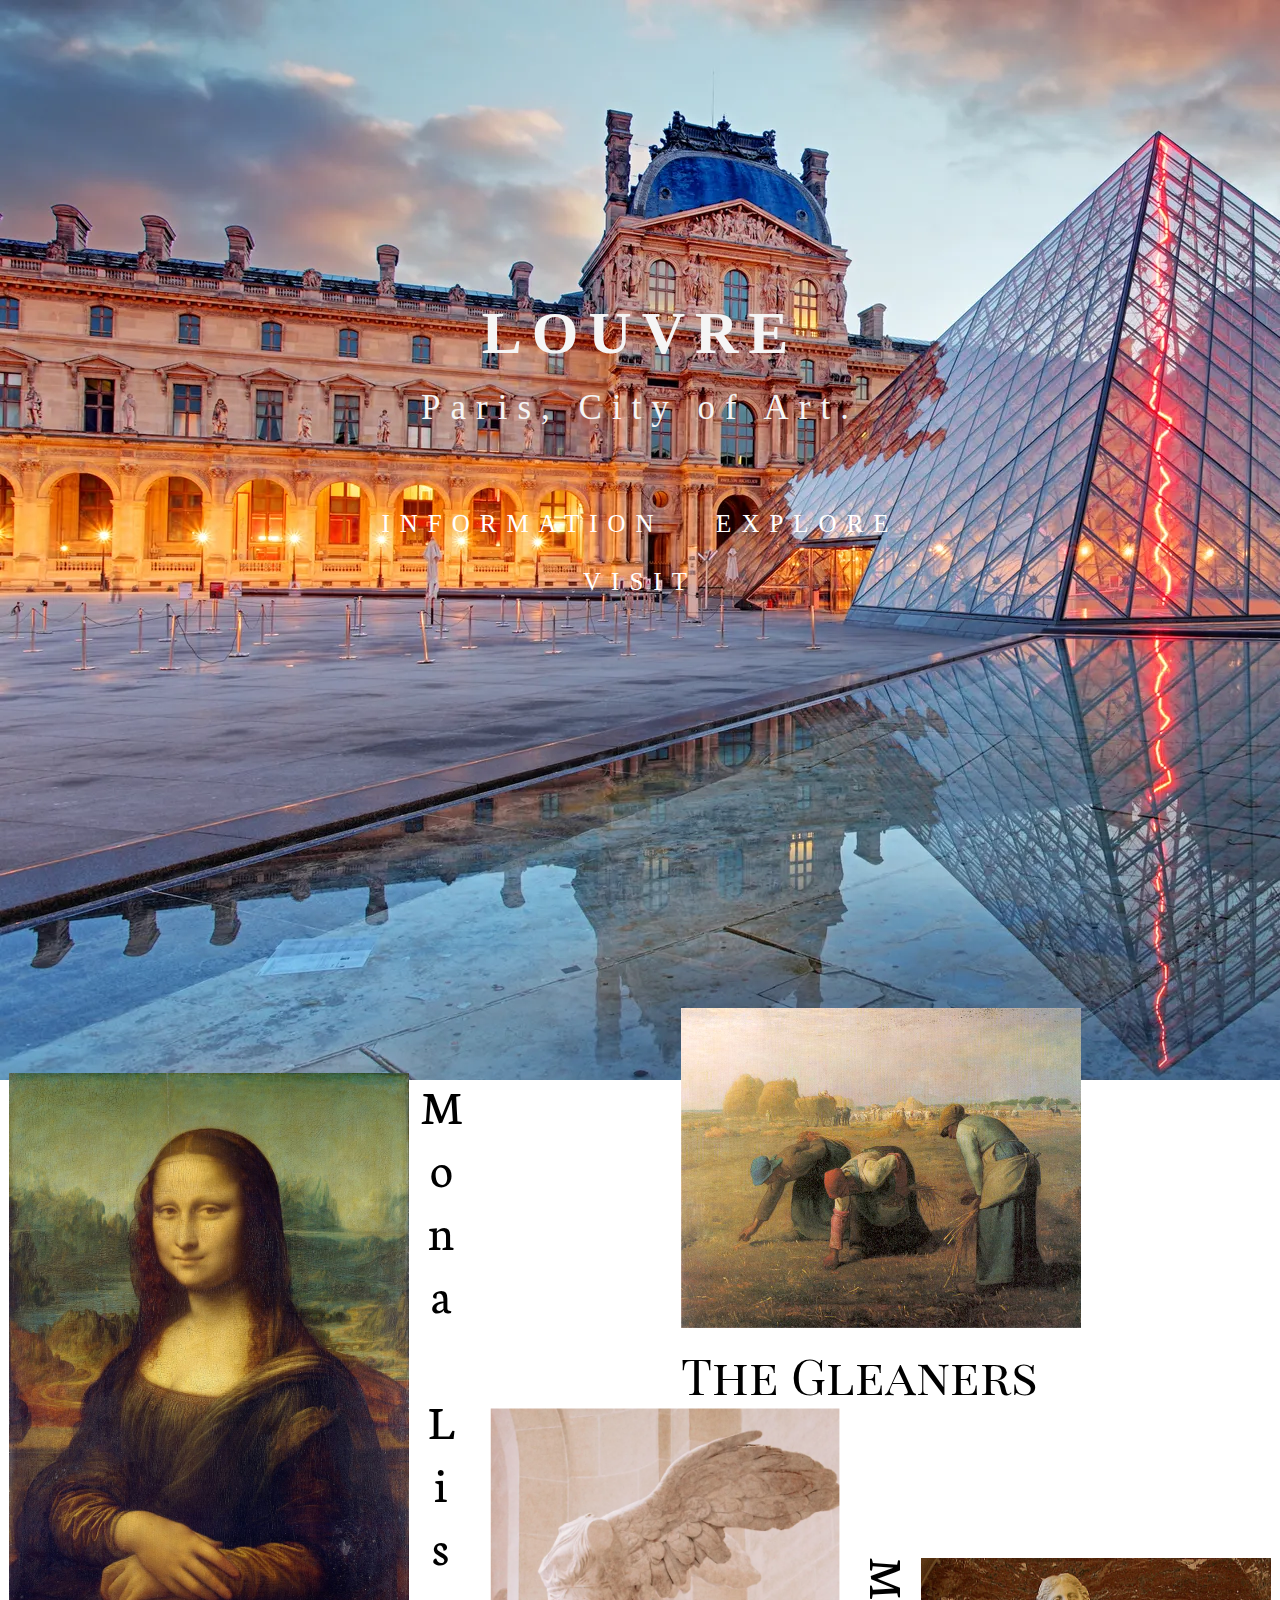
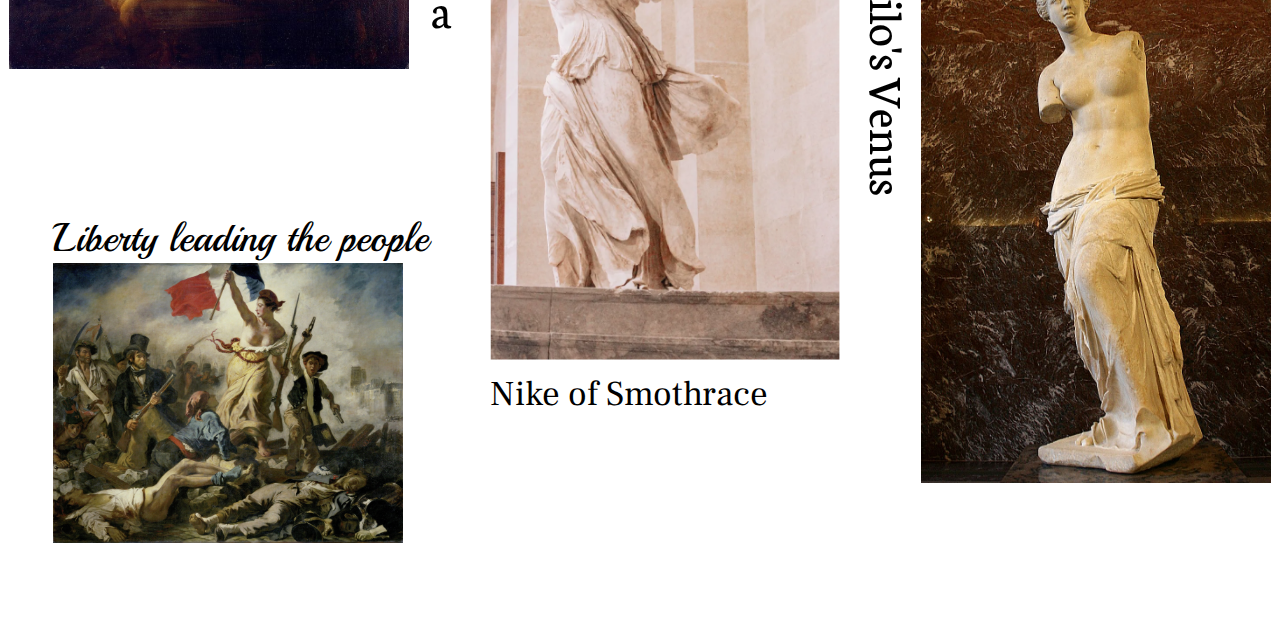
<file: index.html>
<!DOCTYPE html>
<html lang="ko">
    <head>
        <meta charset="UTF-8">
        <title>루브르 박물관 홈페이지</title>
        <meta name="viewport" content="width=device-width, initial-scale=1.0">
        <link href="css/style.css" rel="stylesheet">
        <link rel="preconnect" href="https://fonts.googleapis.com">
        <link rel="preconnect" href="https://fonts.googleapis.com">
        <link rel="preconnect" href="https://fonts.gstatic.com" crossorigin>
        <link href="https://fonts.googleapis.com/css2?family=Dancing+Script:wght@400..700&family=Frank+Ruhl+Libre:wght@300..900&family=Neuton:ital,wght@0,200;0,300;0,400;0,700;0,800;1,400&family=Playball&family=Playfair+Display+SC:ital,wght@0,400;0,700;0,900;1,400;1,700;1,900&display=swap" rel="stylesheet">
        <link rel="preconnect" href="https://fonts.googleapis.com">
        <link rel="preconnect" href="https://fonts.gstatic.com" crossorigin>
        <link href="https://fonts.googleapis.com/css2?family=Kalnia:wght@100..700&display=swap" rel="stylesheet">
        <link rel="icon" href="/images/favicon-16x16.png">
        <script type="text/javascript">
            var imgArray=new Array();
            imgArray[0]="./images/Louvre.png";
            imgArray[1]="./images/background2.jpg";

            function showImage(){
                var imgNum=Math.round(Math.random()*1);
                var objImg=document.getElementById("introimg");
                objImg.src=imgArray[imgNum];
                setTimeout(showImage,10000);
            }
        </script>

    </head>
    <body onload="showImage()">
        <div class="container">
            <img id="introimg" >
            <div class="header">
                <h1><a href="index.html"><img class="logo" src="./images/Group.svg" alt="루브르 박물관 홈페이지"></a></h1>   
            </div>
            <div class="hero">
                <h2>LOUVRE</h2>
                <p>Paris, City of Art.</p>
                <br>
                <div class="nav">
                    <ul>
                        <li><a href="루브르박물관-인포.html">INFORMATION</a></li>
                        <li><a href="루브르박물관-탐방.html">EXPLORE</a></li>
                        <li><a href="루브르박물관-방문.html">VISIT</a></li>
                    </ul>
                </div>   
             </div>
        </div>
        <br><br><br><br><br><br>
        <main>
            <section>
                <div class="exhibition">
                        <div class="mona">
                            <a href="루브르박물관-모나리자.html"  ><img src="images\monalisa.jpg" style="width:400px"></a>
                            <br>
                            <p><a href="루브르박물관-모나리자.html"  >Mona Lisa</a></p>
                            </div>
                        <div class="gleaners">
                            <a href="루브르박물관-이삭줍는.html"><img src="images\gleaners.jpg" style=" width:400px"></a>
                                <br>
                                <p><a href="루브르박물관-이삭줍는.html">The Gleaners</a></p>
                            </div>
                        <div class="venus">
                            <a href="루브르박물관-비너스.html"><img src="images\venus.jpg" style=" width:350px"></a>
                            <br>
                            <p><a href="루브르박물관-비너스.html">Milo's Venus</a></p>
                        </div>
                        <div class="nike">
                            <a href="루브르박물관-니케상.html"><img src="images\nike.png" style="width:350px"></a>
                            <p><a href="루브르박물관-니케상.html">Nike of Smothrace</a></p>
                            <br>
                        </div>
                        <div class="yosin">
                            <p><a href="루브르박물관-여신.html">Liberty leading the people</a></p>
                            <a href="루브르박물관-여신.html"><img src="images\yosin.jpg" style="width:350px"></a>
                        </div>
                </div>
            </section>
        </main>
    </body>
</html>
</file>
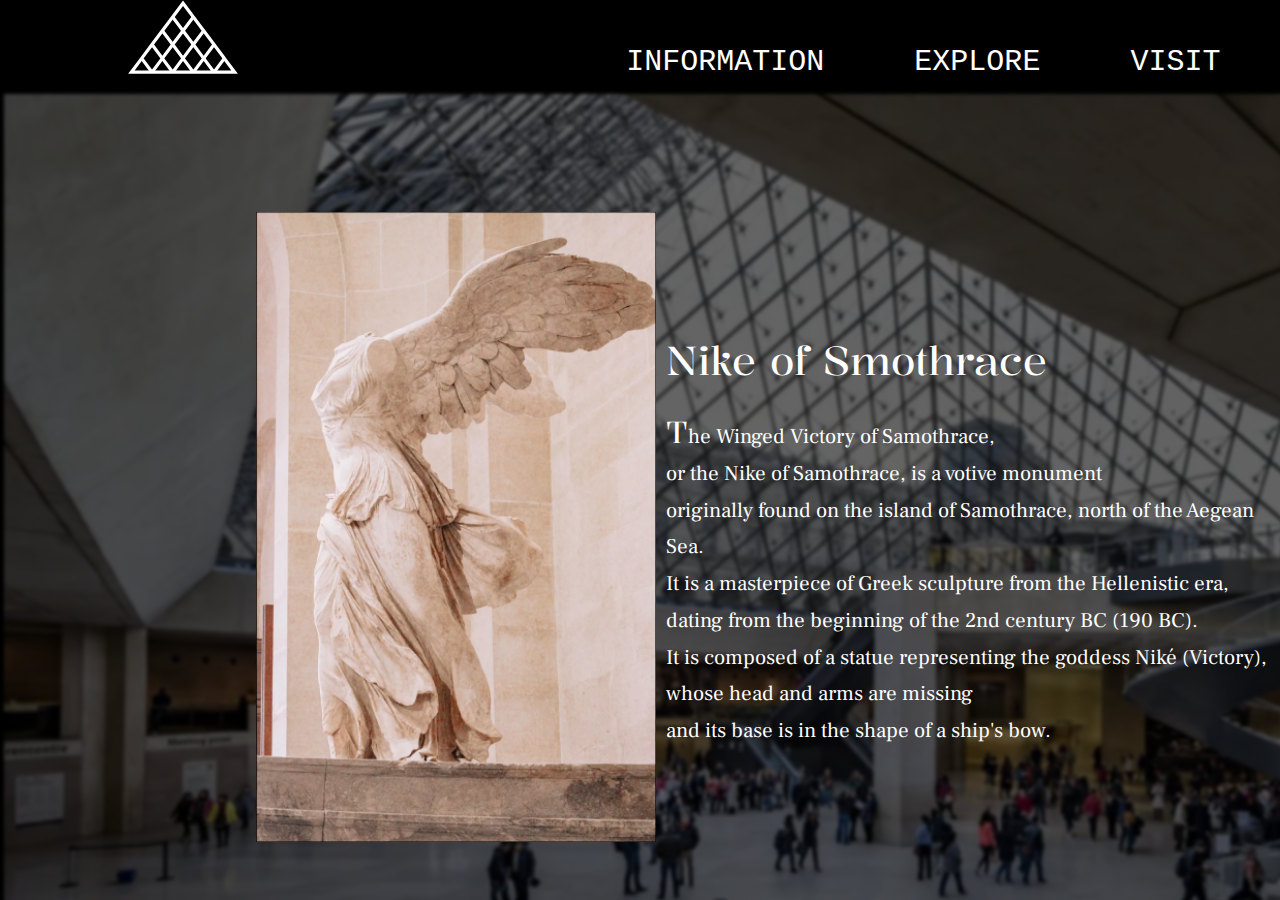
<file: 루브르박물관-니케상.html>
<!DOCTYPE html>
<html lang="ko">
    <head>
        <link href="css/workstyle.css" rel="stylesheet">
        <link rel="preconnect" href="https://fonts.googleapis.com">
        <link rel="preconnect" href="https://fonts.googleapis.com">
        <link rel="preconnect" href="https://fonts.googleapis.com">
        <link rel="preconnect" href="https://fonts.gstatic.com" crossorigin>
        <link href="https://fonts.googleapis.com/css2?family=Dancing+Script:wght@400..700&family=Frank+Ruhl+Libre:wght@300..900&family=Neuton:ital,wght@0,200;0,300;0,400;0,700;0,800;1,400&family=Playball&family=Playfair+Display+SC:ital,wght@0,400;0,700;0,900;1,400;1,700;1,900&display=swap" rel="stylesheet">
        <link rel="preconnect" href="https://fonts.googleapis.com">
        <link rel="preconnect" href="https://fonts.gstatic.com" crossorigin>
        <link href="https://fonts.googleapis.com/css2?family=Kalnia:wght@100..700&display=swap" rel="stylesheet">
        <link rel="icon" href="/images/favicon-16x16.png">
    </head>
    <body>
        <div class="header">
        <a href="index.html"><img class="logo" src="./images/Group.svg" alt="루브르 박물관 홈페이지" style="width: 110px;"></a>
        <div class="nav">
            <ul>
                <li><a href="루브르박물관-인포.html">INFORMATION</a></li>
                <li><a href="루브르박물관-탐방.html">EXPLORE</a></li>
                <li><a href="루브르박물관-방문.html">VISIT</a></li>
            </ul>
        </div>  
    </div>
    <div class="container">
        <div class="overlay">
            <img src="images/nike.png" style="width:400px"  class="overlay">

        </div>
        <div>
        <p class="title">Nike of Smothrace</p>
        <p class="paragraph">The Winged Victory of Samothrace,<br> or the Nike of Samothrace, is a votive monument<br> originally found on the island of Samothrace, north of the Aegean Sea.<br> It is a masterpiece of Greek sculpture from the Hellenistic era,<br> dating from the beginning of the 2nd century BC (190 BC).<br> It is composed of a statue representing the goddess Niké (Victory),<br> whose head and arms are missing <br>and its base is in the shape of a ship's bow.
        </p>
        </div>
    </div>
    
    </body>
</html>
</file>
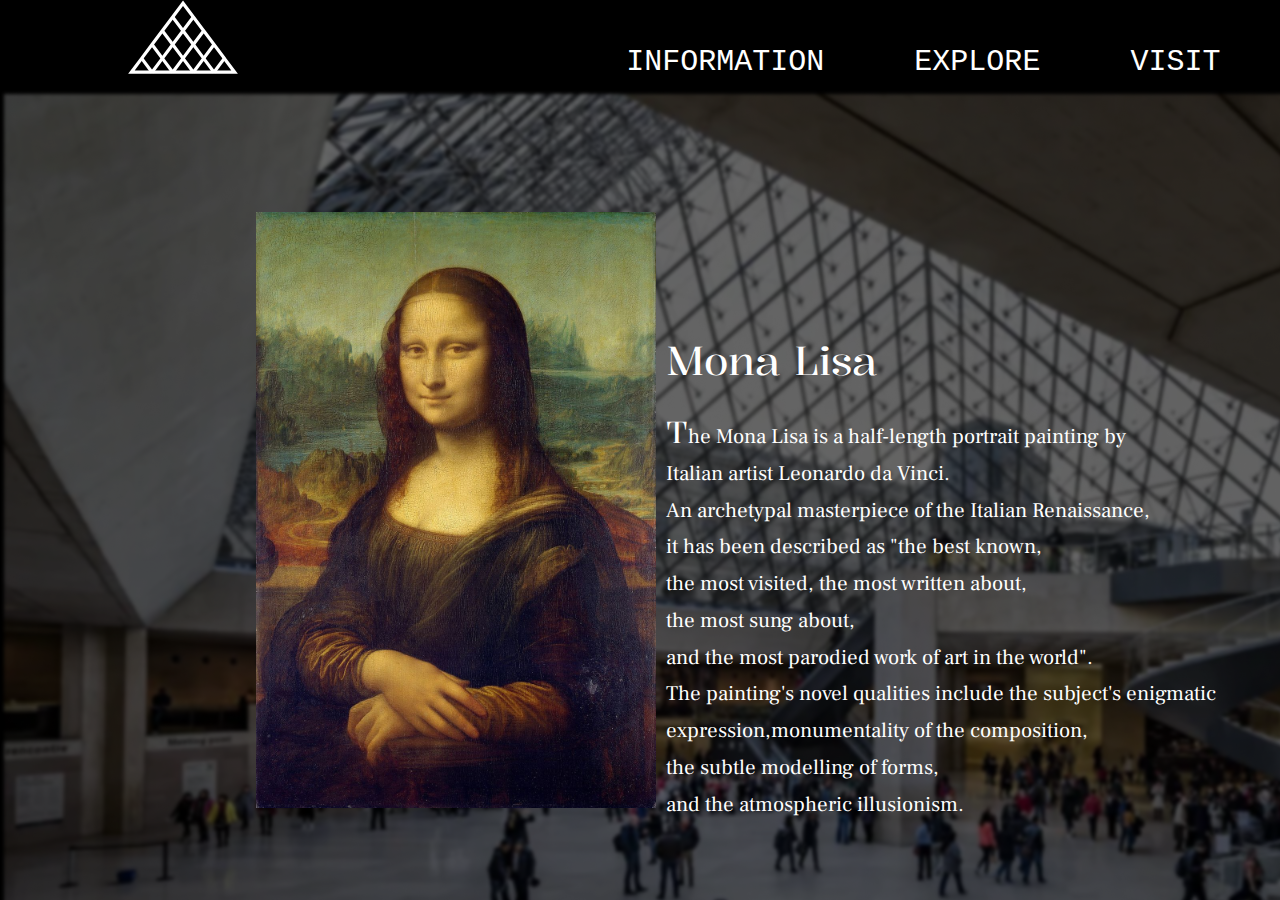
<file: 루브르박물관-모나리자.html>
<!DOCTYPE html>
<html lang="ko">
    <head>
        <link href="css/workstyle.css" rel="stylesheet">
        <link rel="preconnect" href="https://fonts.googleapis.com">
        <link rel="preconnect" href="https://fonts.googleapis.com">
        <link rel="preconnect" href="https://fonts.googleapis.com">
        <link rel="preconnect" href="https://fonts.gstatic.com" crossorigin>
        <link href="https://fonts.googleapis.com/css2?family=Dancing+Script:wght@400..700&family=Frank+Ruhl+Libre:wght@300..900&family=Neuton:ital,wght@0,200;0,300;0,400;0,700;0,800;1,400&family=Playball&family=Playfair+Display+SC:ital,wght@0,400;0,700;0,900;1,400;1,700;1,900&display=swap" rel="stylesheet">
        <link rel="preconnect" href="https://fonts.googleapis.com">
        <link rel="preconnect" href="https://fonts.gstatic.com" crossorigin>
        <link href="https://fonts.googleapis.com/css2?family=Kalnia:wght@100..700&display=swap" rel="stylesheet">
        <link rel="icon" href="/images/favicon-16x16.png">
    </head>
    <body>
        <div class="header">
        <a href="index.html"><img class="logo" src="./images/Group.svg" alt="루브르 박물관 홈페이지" style="width: 110px;"></a>
        <div class="nav">
            <ul>
                <li><a href="루브르박물관-인포.html">INFORMATION</a></li>
                <li><a href="루브르박물관-탐방.html">EXPLORE</a></li>
                <li><a href="루브르박물관-방문.html">VISIT</a></li>
            </ul>
        </div>  
    </div>
    <div class="container">
        <div class="overlay">
            <img src="images/monalisa.jpg" style="width:400px"  class="overlay">

        </div>
        <div>
        <p class="title">Mona Lisa</p>
        <p class="paragraph">The Mona Lisa is a half-length portrait painting by<br> Italian artist Leonardo da Vinci. <br> An archetypal masterpiece of the Italian Renaissance,<br>it has been described as "the best known,<br> the most visited, the most written about,<br> the most sung about, <br>and the most parodied work of art in the world".<br> The painting's novel qualities include the subject's enigmatic<br> expression,monumentality of the composition,<br> the subtle modelling of forms, <br>and the atmospheric illusionism.
        </p>
        </div>
    </div>
    
    </body>
</html>
</file>
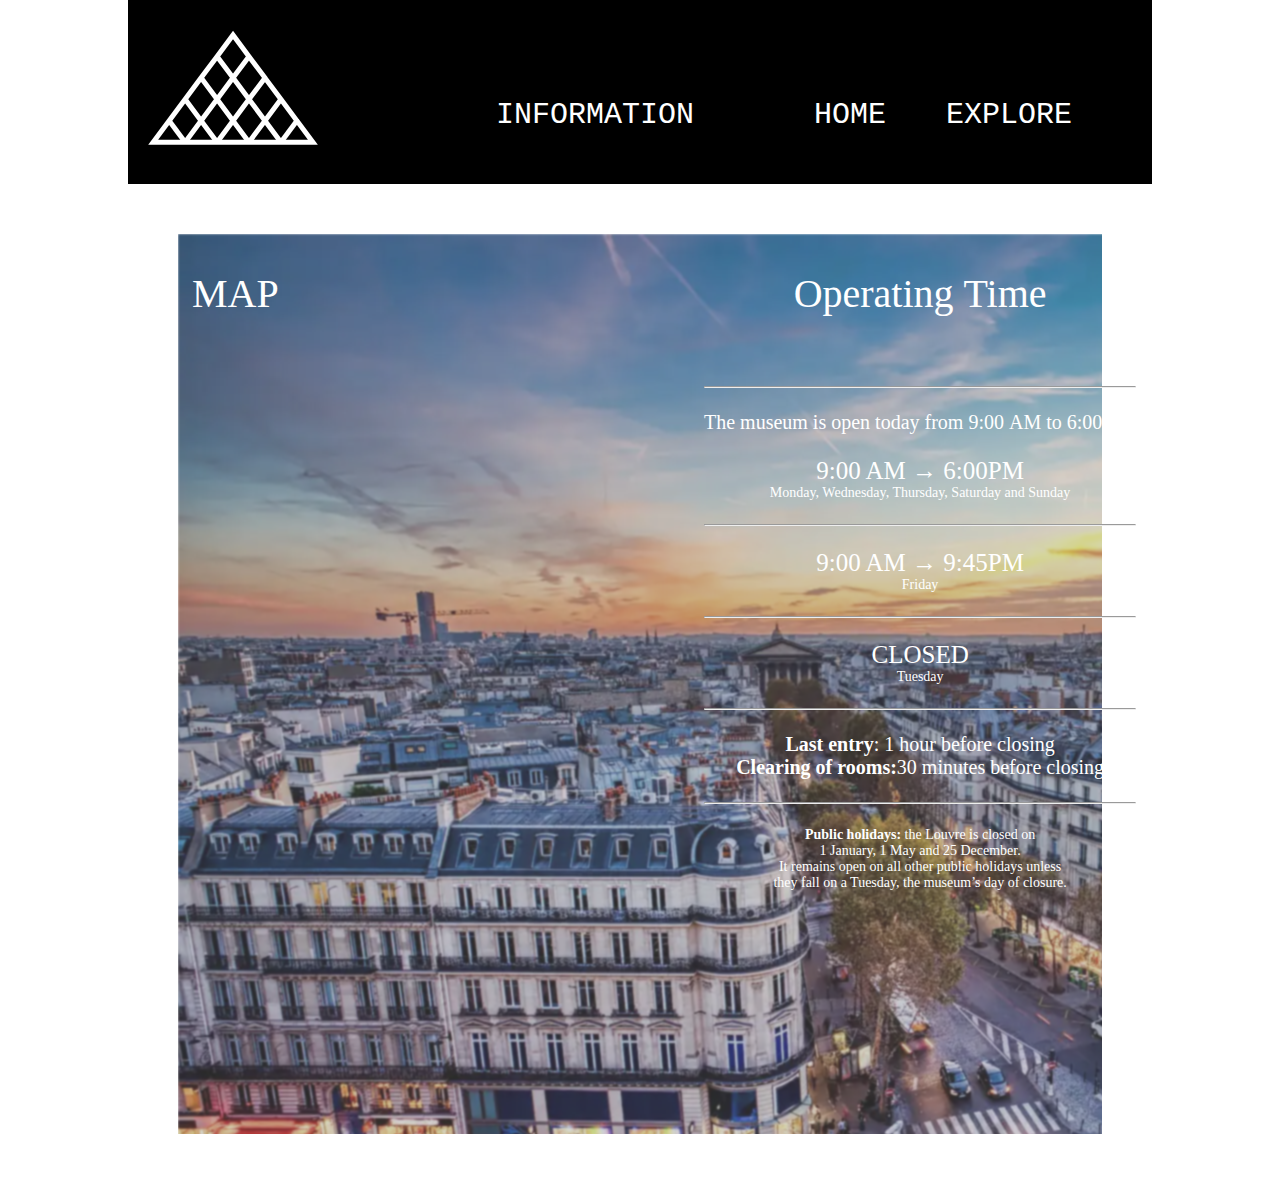
<file: 루브르박물관-방문.html>
<!DOCTYPE html>
<html lang="ko">
    <head>
        <meta charset="UTF-8">
        <title>루브르박물관-인포</title>
        <meta name="viewport" content="width=device-width, initial-scale=1.0">
        <link href="css/infostyle.css" rel="stylesheet">
        <link rel="preconnect" href="https://fonts.googleapis.com">
        <link rel="preconnect" href="https://fonts.googleapis.com">
        <link rel="preconnect" href="https://fonts.gstatic.com" crossorigin>
        <link href="https://fonts.googleapis.com/css2?family=Dancing+Script:wght@400..700&family=Frank+Ruhl+Libre:wght@300..900&family=Neuton:ital,wght@0,200;0,300;0,400;0,700;0,800;1,400&family=Playball&family=Playfair+Display+SC:ital,wght@0,400;0,700;0,900;1,400;1,700;1,900&display=swap" rel="stylesheet">
        <link rel="preconnect" href="https://fonts.googleapis.com">
        <link rel="preconnect" href="https://fonts.gstatic.com" crossorigin>
        <link href="https://fonts.googleapis.com/css2?family=Kalnia:wght@100..700&display=swap" rel="stylesheet">
        <link rel="icon" href="/images/favicon-16x16.png">
    </head>
    <body>
        <div class="container">
                <div class="header">
                    <h1><a href="index.html"><img class="logo" src="./images/Group.svg" alt="루브르 박물관 홈페이지" style="padding-left: 20px; padding-top: 30px; padding-bottom: 30px;"></a></h1>
                    <div class="nav">
                        <ul>
                            <li><a href="루브르박물관-인포.html">INFORMATION</a><li>
                            <li><a href="index.html">HOME</a></li>
                            <li><a href="루브르박물관-탐방.html">EXPLORE</a></li>
                        </ul>
                    </div>
            </div>
        </nav>
        <div class="main"></div>
        
        <div class="column1">
            <p class="title2">MAP</p>
            <iframe class="map" src="https://www.google.com/maps/embed?pb=!1m18!1m12!1m3!1d2624.863366099612!2d2.3341762268618793!3d48.86081580053531!2m3!1f0!2f0!3f0!3m2!1i1024!2i768!4f13.1!3m3!1m2!1s0x47e671d877937b0f%3A0xb975fcfa192f84d4!2z66Oo67iM66W0IOuwleusvOq0gA!5e0!3m2!1sko!2skr!4v1705123710243!5m2!1sko!2skr" width="800" height="800" style="border:0;" allowfullscreen="" loading="lazy" referrerpolicy="no-referrer-when-downgrade"></iframe>
        </div>

        <div class="column2">
            <div>
                <p class="title2">Operating&nbspTime</p>
            </div>
            <br><br><br><hr>
            <div>
                <br>
                <p class="par">The&nbspmuseum&nbspis&nbspopen&nbsptoday&nbspfrom&nbsp9:00&nbspAM&nbspto&nbsp6:00&nbspPM</p>
                <Br>
                <p class="clock"> 9:00 AM → 6:00PM</p>
                <p class="jusok">Monday, Wednesday, Thursday, Saturday and Sunday</p>
                <br><hr><BR>
                <p class="clock">9:00 AM → 9:45PM</p>
                <p class="jusok">Friday</p>
                <br><hr><br>
                <p class="clock">CLOSED</p>
                <p class="jusok">Tuesday</p>
                <br><hr><br>
                <p class="par"><strong>Last entry</strong>: 1 hour before closing<br> <strong>Clearing of rooms:</strong>30 minutes before closing</p>
                <br><hr><br>
                <p class="jusok"><strong>Public holidays:</strong> the Louvre is closed on <br>1 January, 1 May and 25 December. <br>It remains open on all other public holidays unless<br> they fall on a Tuesday, the museum’s day of closure.</p>
            </div>
        </div>

    </body>
</html>
</file>
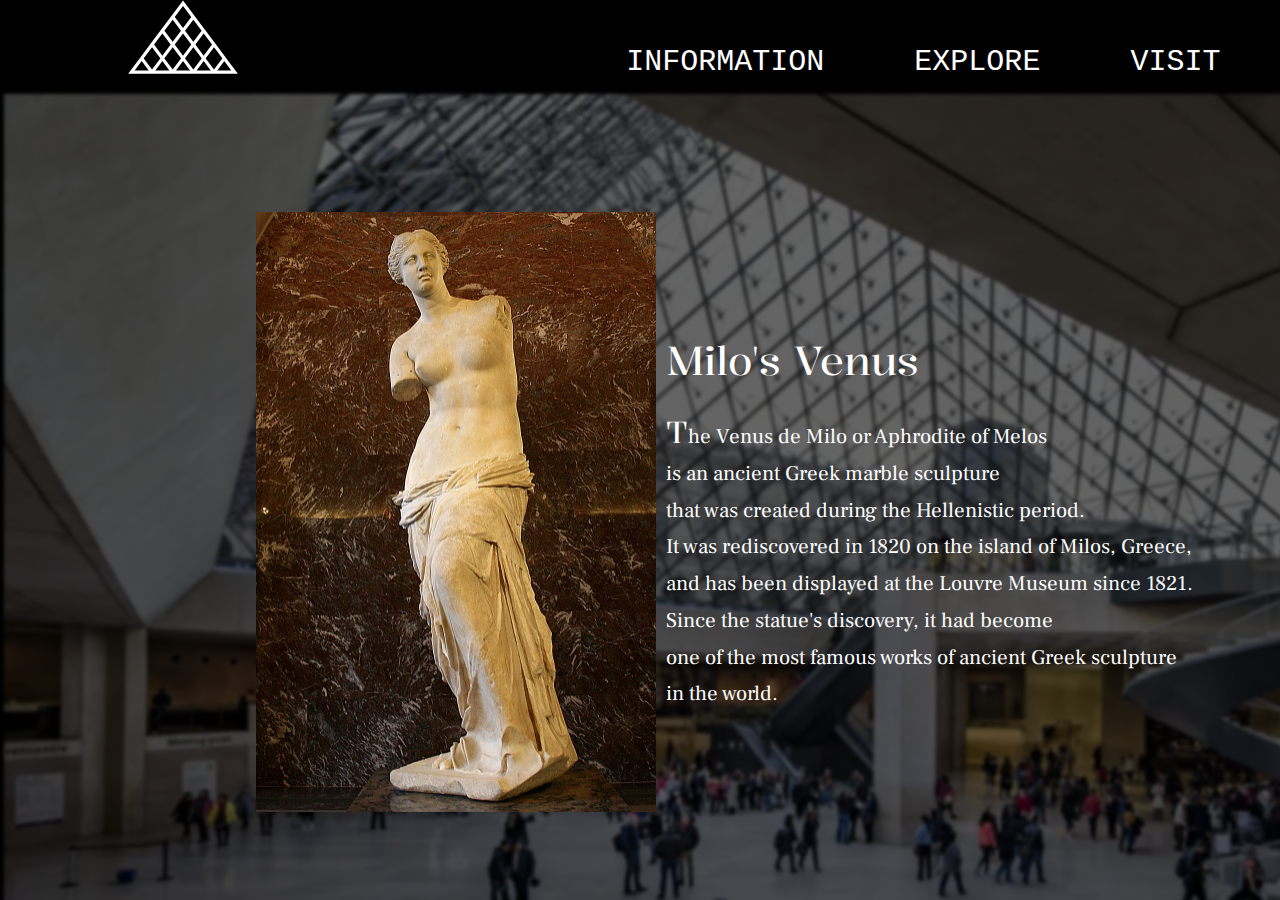
<file: 루브르박물관-비너스.html>
<!DOCTYPE html>
<html lang="ko">
    <head>
        <link href="css/workstyle.css" rel="stylesheet">
        <link rel="preconnect" href="https://fonts.googleapis.com">
        <link rel="preconnect" href="https://fonts.googleapis.com">
        <link rel="preconnect" href="https://fonts.googleapis.com">
        <link rel="preconnect" href="https://fonts.gstatic.com" crossorigin>
        <link href="https://fonts.googleapis.com/css2?family=Dancing+Script:wght@400..700&family=Frank+Ruhl+Libre:wght@300..900&family=Neuton:ital,wght@0,200;0,300;0,400;0,700;0,800;1,400&family=Playball&family=Playfair+Display+SC:ital,wght@0,400;0,700;0,900;1,400;1,700;1,900&display=swap" rel="stylesheet">
        <link rel="preconnect" href="https://fonts.googleapis.com">
        <link rel="preconnect" href="https://fonts.gstatic.com" crossorigin>
        <link href="https://fonts.googleapis.com/css2?family=Kalnia:wght@100..700&display=swap" rel="stylesheet">
        <link rel="icon" href="/images/favicon-16x16.png">
    </head>
    <body>
        <div class="header">
        <a href="index.html"><img class="logo" src="./images/Group.svg" alt="루브르 박물관 홈페이지" style="width: 110px;"></a>
        <div class="nav">
            <ul>
                <li><a href="루브르박물관-인포.html">INFORMATION</a></li>
                <li><a href="루브르박물관-탐방.html">EXPLORE</a></li>
                <li><a href="루브르박물관-방문.html">VISIT</a></li>
            </ul>
        </div>  
    </div>
    <div class="container">
        <div class="overlay">
            <img src="images/venus.jpg" style="width:400px"  class="overlay">

        </div>
        <div>
        <p class="title">Milo's Venus</p>
        <p class="paragraph">The Venus de Milo or Aphrodite of Melos<br> is an ancient Greek marble sculpture<br> that was created during the Hellenistic period.<br> It was rediscovered in 1820 on the island of Milos, Greece,<br> and has been displayed at the Louvre Museum since 1821.<br> Since the statue's discovery, it had become <br>one of the most famous works of ancient Greek sculpture<br> in the world.
        </p>
        </div>
    </div>
    
    </body>
</html>
</file>
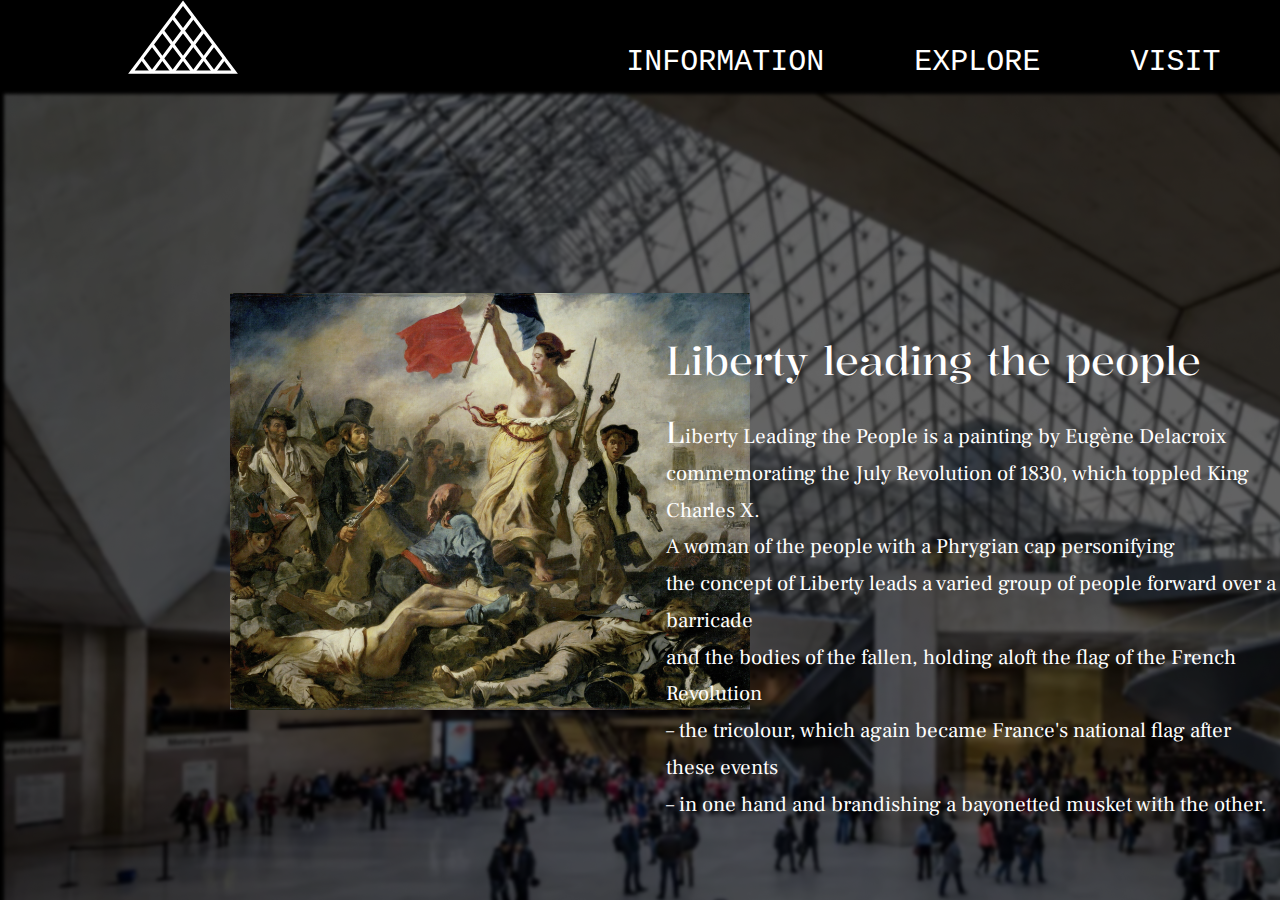
<file: 루브르박물관-여신.html>
<!DOCTYPE html>
<html lang="ko">
    <head>
        <link href="css/workstyle.css" rel="stylesheet">
        <link rel="preconnect" href="https://fonts.googleapis.com">
        <link rel="preconnect" href="https://fonts.googleapis.com">
        <link rel="preconnect" href="https://fonts.googleapis.com">
        <link rel="preconnect" href="https://fonts.gstatic.com" crossorigin>
        <link href="https://fonts.googleapis.com/css2?family=Dancing+Script:wght@400..700&family=Frank+Ruhl+Libre:wght@300..900&family=Neuton:ital,wght@0,200;0,300;0,400;0,700;0,800;1,400&family=Playball&family=Playfair+Display+SC:ital,wght@0,400;0,700;0,900;1,400;1,700;1,900&display=swap" rel="stylesheet">
        <link rel="preconnect" href="https://fonts.googleapis.com">
        <link rel="preconnect" href="https://fonts.gstatic.com" crossorigin>
        <link href="https://fonts.googleapis.com/css2?family=Kalnia:wght@100..700&display=swap" rel="stylesheet">
        <link rel="icon" href="/images/favicon-16x16.png">
    </head>
    <body>
        <div class="header">
        <a href="index.html"><img class="logo" src="./images/Group.svg" alt="루브르 박물관 홈페이지" style="width: 110px;"></a>
        <div class="nav">
            <ul>
                <li><a href="루브르박물관-인포.html">INFORMATION</a></li>
                <li><a href="루브르박물관-탐방.html">EXPLORE</a></li>
                <li><a href="루브르박물관-방문.html">VISIT</a></li>
            </ul>
        </div>  
    </div>
    <div class="container">
        <div class="overlay2">
            <img src="images/yosin.jpg" style="width:520px"  class="overlay">

        </div>
        <div>
        <p class="title">Liberty leading the people</p>
        <p class="paragraph">Liberty Leading the People is a painting by Eugène Delacroix<br> commemorating the July Revolution of 1830, which toppled King Charles X.<br> A woman of the people with a Phrygian cap personifying<br> the concept of Liberty leads a varied group of people forward over a barricade<br> and the bodies of the fallen, holding aloft the flag of the French Revolution<br> – the tricolour, which again became France's national flag after these events<br> – in one hand and brandishing a bayonetted musket with the other.
        </p>
        </div>
    </div>
    
    </body>
</html>
</file>
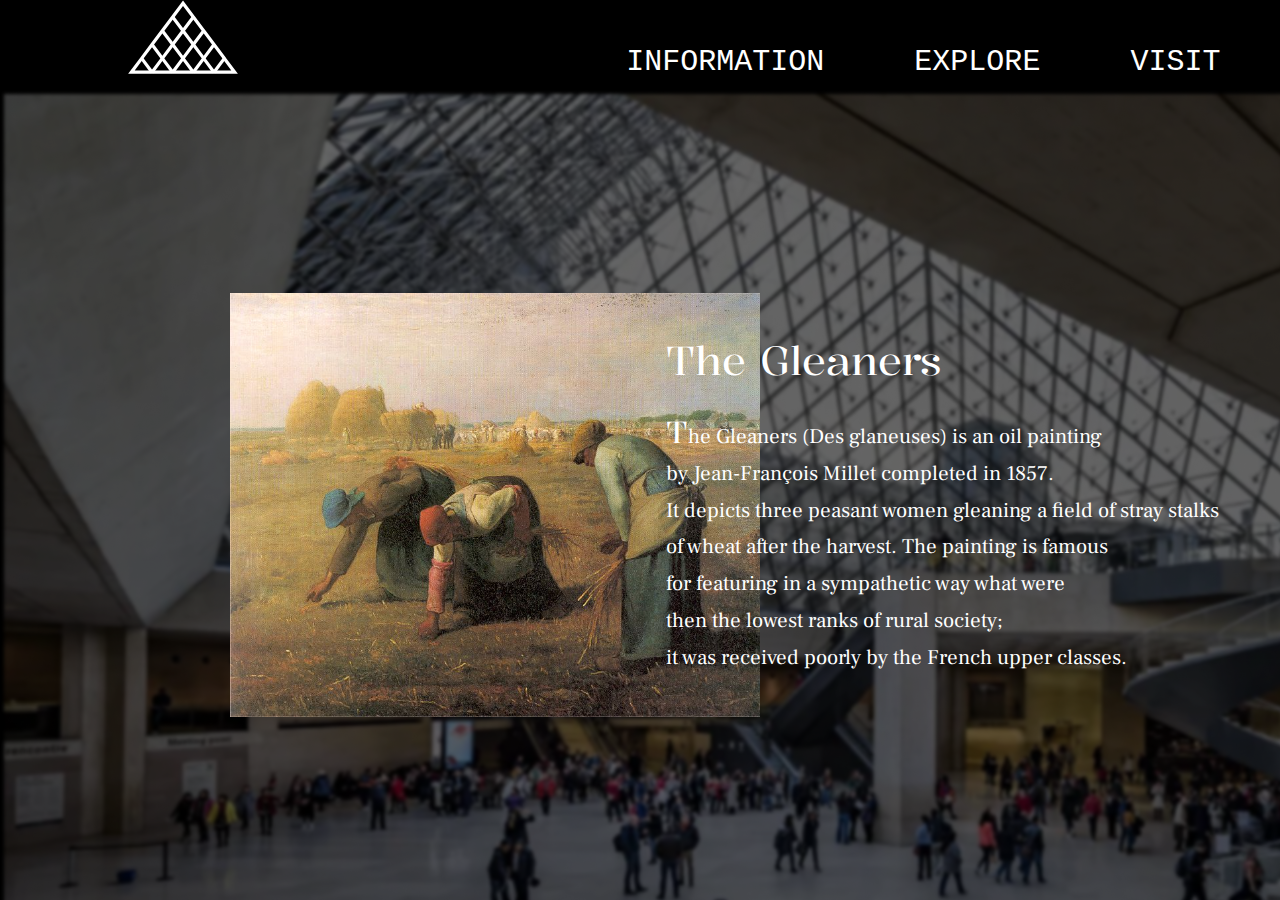
<file: 루브르박물관-이삭줍는.html>
<!DOCTYPE html>
<html lang="ko">
    <head>
        <link href="css/workstyle.css" rel="stylesheet">
        <link rel="preconnect" href="https://fonts.googleapis.com">
        <link rel="preconnect" href="https://fonts.googleapis.com">
        <link rel="preconnect" href="https://fonts.googleapis.com">
        <link rel="preconnect" href="https://fonts.gstatic.com" crossorigin>
        <link href="https://fonts.googleapis.com/css2?family=Dancing+Script:wght@400..700&family=Frank+Ruhl+Libre:wght@300..900&family=Neuton:ital,wght@0,200;0,300;0,400;0,700;0,800;1,400&family=Playball&family=Playfair+Display+SC:ital,wght@0,400;0,700;0,900;1,400;1,700;1,900&display=swap" rel="stylesheet">
        <link rel="preconnect" href="https://fonts.googleapis.com">
        <link rel="preconnect" href="https://fonts.gstatic.com" crossorigin>
        <link href="https://fonts.googleapis.com/css2?family=Kalnia:wght@100..700&display=swap" rel="stylesheet">
        <link rel="icon" href="/images/favicon-16x16.png">
    </head>
    <body>
        <div class="header">
        <a href="index.html"><img class="logo" src="./images/Group.svg" alt="루브르 박물관 홈페이지" style="width: 110px; "></a>
        <div class="nav">
            <ul>
                <li><a href="루브르박물관-인포.html">INFORMATION</a></li>
                <li><a href="루브르박물관-탐방.html">EXPLORE</a></li>
                <li><a href="루브르박물관-방문.html">VISIT</a></li>
            </ul>
        </div>  
    </div>
    <div class="container">
        <div class="overlay2">
            <img src="images/gleaners.jpg" style="width:530px"  class="overlay">

        </div>
        <div>
        <p class="title">The Gleaners</p>
        <p class="paragraph">The Gleaners (Des glaneuses) is an oil painting <br>by Jean-François Millet completed in 1857.<br> It depicts three peasant women gleaning a field of stray stalks<br> of wheat after the harvest. The painting is famous<br> for featuring in a sympathetic way what were<br> then the lowest ranks of rural society;<br> it was received poorly by the French upper classes.
        </p>
        </div>
    </div>
    
    </body>
</html>
</file>
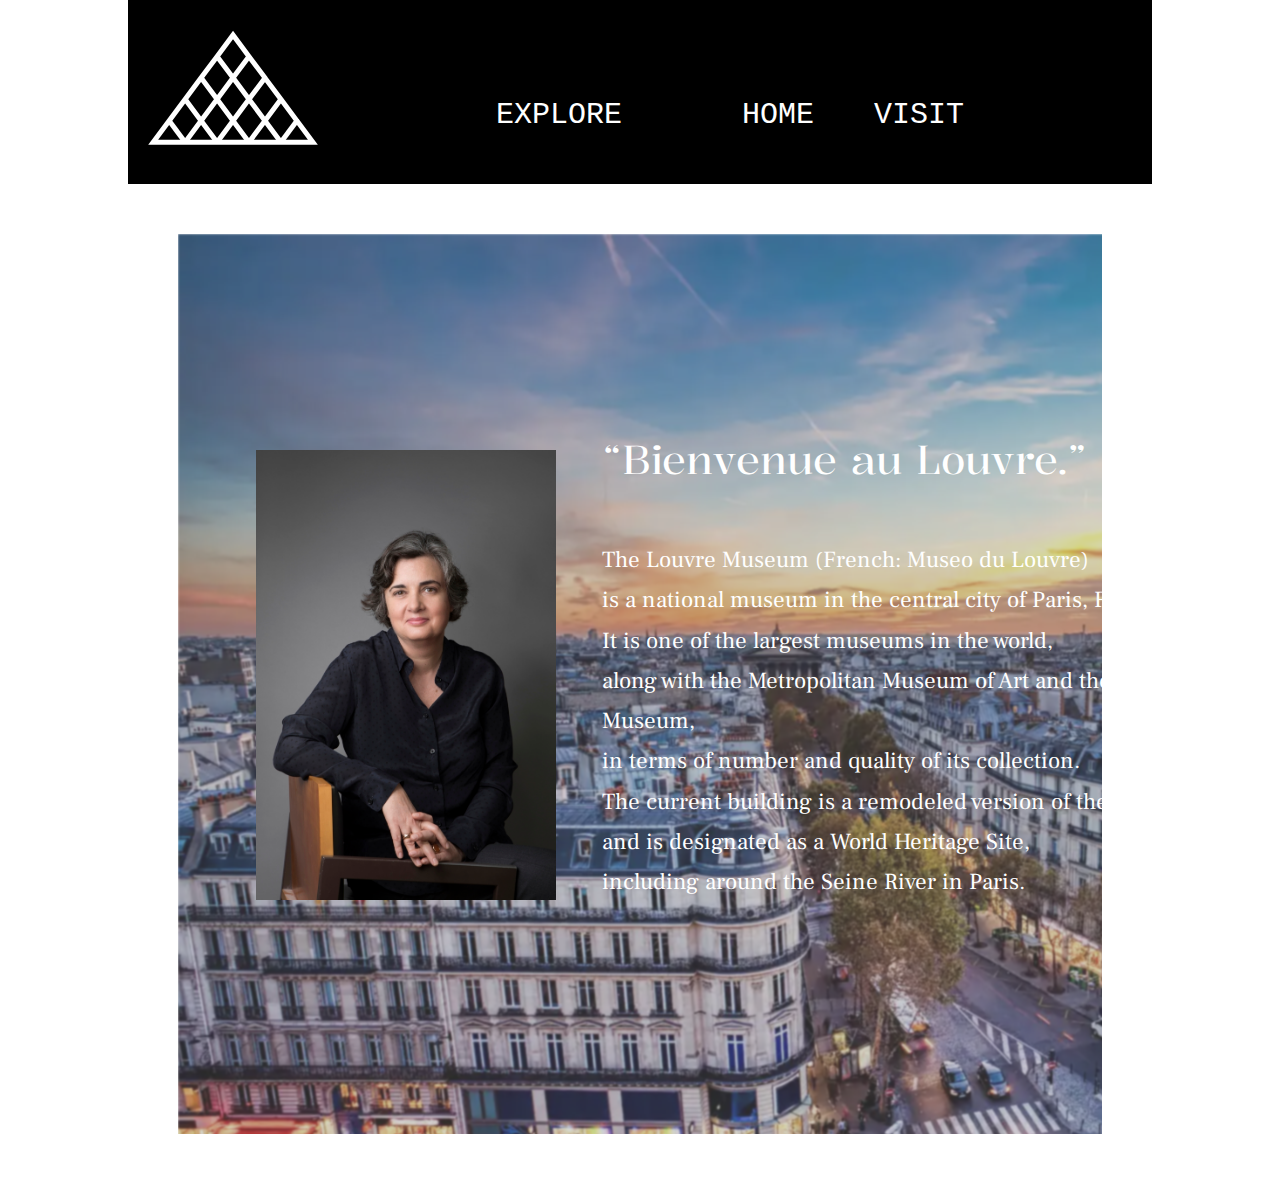
<file: 루브르박물관-인포.html>
<!DOCTYPE html>
<html lang="ko">
    <head>
        <meta charset="UTF-8">
        <title>루브르박물관-인포</title>
        <meta name="viewport" content="width=device-width, initial-scale=1.0">
        <link href="css/infostyle.css" rel="stylesheet">
        <link rel="preconnect" href="https://fonts.googleapis.com">
        <link rel="preconnect" href="https://fonts.googleapis.com">
        <link rel="preconnect" href="https://fonts.gstatic.com" crossorigin>
        <link href="https://fonts.googleapis.com/css2?family=Dancing+Script:wght@400..700&family=Frank+Ruhl+Libre:wght@300..900&family=Neuton:ital,wght@0,200;0,300;0,400;0,700;0,800;1,400&family=Playball&family=Playfair+Display+SC:ital,wght@0,400;0,700;0,900;1,400;1,700;1,900&display=swap" rel="stylesheet">
        <link rel="preconnect" href="https://fonts.googleapis.com">
        <link rel="preconnect" href="https://fonts.gstatic.com" crossorigin>
        <link href="https://fonts.googleapis.com/css2?family=Kalnia:wght@100..700&display=swap" rel="stylesheet">
        <link rel="icon" href="/images/favicon-16x16.png">
    </head>
    <body>
        <div class="container">
                <div class="header">
                    <h1><a href="index.html"><img class="logo" src="./images/Group.svg" alt="루브르 박물관 홈페이지" style="padding-left: 20px; padding-top: 30px; padding-bottom: 30px;"></a></h1>
                    <div class="nav">
                        <ul>
                            <li><a href="루브르박물관-탐방.html">EXPLORE</a><li>
                            <li><a href="index.html">HOME</a></li>
                            <li><a href="루브르박물관-방문.html">VISIT</a></li>
                        </ul>
                    </div>
            </div>
        </nav>
        <div class="main">
            </div>
            <div class="overlay">
                <img src="./images/Franck Ferville.jpg" style="width:300px"  class="overlay">
    
            </div>
            <div>

            <p class="title">“Bienvenue au Louvre.”
            </p>
            <p class="paragraph">The Louvre Museum (French: Museo du Louvre)<br> is a national museum in the central city of Paris, France.<br> It is one of the largest museums in the world,<br> along with the Metropolitan Museum of Art and the British Museum,<Br> in terms of number and quality of its collection.<Br> The current building is a remodeled version of the Louvre<Br> and is designated as a World Heritage Site,<br> including around the Seine River in Paris. 
            </p>
            </div>
    </body>
</html>
</file>
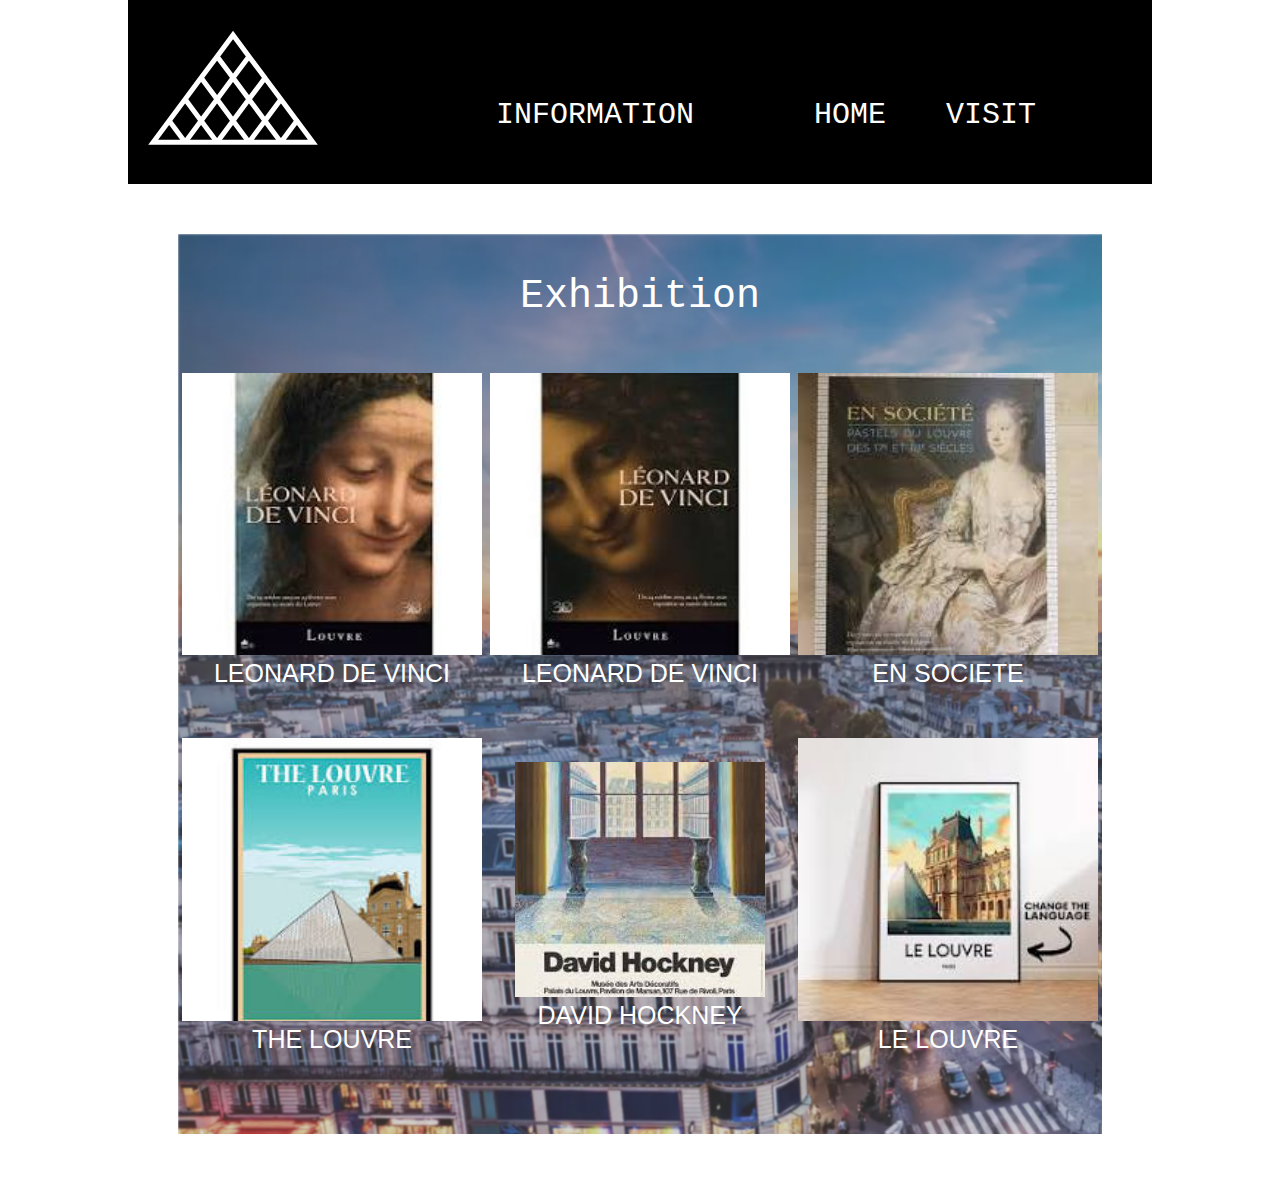
<file: 루브르박물관-탐방.html>
<!DOCTYPE html>
<html lang="ko">
    <head>
        <meta charset="UTF-8">
        <title>루브르박물관-인포</title>
        <meta name="viewport" content="width=device-width, initial-scale=1.0">
        <link href="css/infostyle.css" rel="stylesheet">
        <link rel="preconnect" href="https://fonts.googleapis.com">
        <link rel="preconnect" href="https://fonts.googleapis.com">
        <link rel="preconnect" href="https://fonts.gstatic.com" crossorigin>
        <link href="https://fonts.googleapis.com/css2?family=Dancing+Script:wght@400..700&family=Frank+Ruhl+Libre:wght@300..900&family=Neuton:ital,wght@0,200;0,300;0,400;0,700;0,800;1,400&family=Playball&family=Playfair+Display+SC:ital,wght@0,400;0,700;0,900;1,400;1,700;1,900&display=swap" rel="stylesheet">
        <link rel="preconnect" href="https://fonts.googleapis.com">
        <link rel="preconnect" href="https://fonts.gstatic.com" crossorigin>
        <link href="https://fonts.googleapis.com/css2?family=Kalnia:wght@100..700&display=swap" rel="stylesheet">
        <link rel="icon" href="/images/favicon-16x16.png">
    </head>
    <body>
        <div class="container">
                <div class="header">
                    <h1><a href="index.html"><img class="logo" src="./images/Group.svg" alt="루브르 박물관 홈페이지" style="padding-left: 20px; padding-top: 30px; padding-bottom: 30px;"></a></h1>
                    <div class="nav">
                        <ul>
                            <li><a href="루브르박물관-인포.html">INFORMATION</a><li>
                            <li><a href="index.html">HOME</a></li>
                            <li><a href="루브르박물관-방문.html">VISIT</a></li>
                        </ul>
                    </div>
            </div>
        </nav>
            <div class="main"> 
            
                    <p class="title3">Exhibition</P>
                    <br><br><Br>
                <div class="gridcontainer">
                    <div class="num1"><img src="images/poster1.jpg" style="width:300px">
                        <p>LEONARD DE VINCI</p>
                    </div>
                    <div class="num2"><img src="images/poster2.jpg" style="width:300px">
                        <P>LEONARD DE VINCI</P>
                    </div>
                    <div class="num3"><img src="images/poster3.jpg" style="width:300px">
                        <P>EN SOCIETE</P>
                    </div>
                    <div class="num4"><img src="images/poster4.jpg" style="width:300px">
                        <P>THE LOUVRE</P>    
                    </div>
                    <div class="num5"><img src="images/poster5.jpg" style="width:250px">
                        <P>DAVID HOCKNEY</P>
                    </div>
                    <div class="num6"><img src="images/poster6.jpg" style="width:300px">
                        <P>LE LOUVRE</P>
                    </div>
                </div>
            </div>
        </div>
    </body>
</html>
</file>
<file: css/style.css>
@charset "UTF-8";

*{
    MARGIN:0;
    padding:0;
    box-sizing: border-box;
}
.container{
    width:100%;
    height:100vh;
    background:url("../images/Louvre.png");
    
}
.container .header{
    width:80%;
    height:80px;
    margin:0 auto;
    display:flex;
    justify-content:space-between;
    text-align: center;
    
}
.container .header .h1 a{
    text-decoration: none;
    color:white;
    font-family:'Courier New', Courier, monospace;
}
.container .nav ul li{
    display:inline-block;
    margin:0 15px;
}
.container .nav ul li a{
    text-decoration: none;
    color:white;
}
.container .nav ul li a:hover{
    color:aqua;

    
}
.container .hero{
    position:absolute;
    left:50%;
    top:50%;
    transform: translate(-50%,-50%);
    color:whitesmoke;
    text-align:center;
    font-size:50px;
    font-family: 'Times New Roman', Times, serif;
    letter-spacing: 10px;

    
}
.container .hero h2{
    font-size: 60px;
    margin-bottom: 20px;
}
.container .hero p{
    font-size:35px;
}
.container .hero .nav li{
    font-size: 25px;

}
.container .hero .nav li:hover{
    transform:scale(1.1);
    transition-duration:0.5s;
}

.exhibition{
    display:grid;
    place-items: center;
    grid-template-areas:'header aside    aside  '
                        'header footer    bottom'
                        'middle  footer   bottom'
                        'middle    .       bottom';

}   
.mona{
    font-family: "Neuton";
    font-size: 50px;
    writing-mode: vertical-lr;
    text-orientation: upright;
    grid-area: header;
}
.mona a{
    text-decoration: none;
    color:inherit;
}
.mona img:hover{
    transform:scale(1.05,1.05); 
    transition-duration: 0.5s;
}

.gleaners{
    font-family: "Playfair Display SC";
    font-size: 50px;
    grid-area:aside;
    text-decoration: none;
    color:inherit;
}
.gleaners a{
    text-decoration: none;
    color:inherit;
}
.gleaners img:hover{
    transform:scale(1.05,1.05); 
    transition-duration: 0.5s;
}

.venus{
    font-family: "Neuton";
    font-size: 50px;
    writing-mode: vertical-rl;
    grid-area:bottom;
    text-decoration: none;
    color:inherit;
}
.venus a{
    text-decoration: none;
    color:inherit;
}
.venus img:hover{
    transform:scale(1.05,1.05); 
    transition-duration: 0.5s;
}

.nike{
    font-family: "Frank Ruhl Libre";
    font-size: 35px;
    grid-area:footer;
    text-decoration: none;
    color:inherit;
}
.nike a{
    text-decoration: none;
    color:inherit;
}
.nike img:hover{
    transform:scale(1.05,1.05); 
    transition-duration: 0.5s;
}

.yosin{
    font-family: "Playball";
    font-size: 40px;
    grid-area:middle;
    text-decoration: none;
    color:inherit;
}
.yosin a{
    text-decoration: none;
    color:inherit;
}
.yosin img:hover{
    transform:scale(1.05,1.05); 
    transition-duration: 0.5s;
}
</file>
<file: css/workstyle.css>
@charset "UTF-8";
*{
                list-style:none;
                text-decoration: none;
                border-collapse: collapse;
                margin:0px;
                padding:0px;
                color:black;
                background-color: black;
            }
.container
{
    width:100%;
    height:90vh;
    background-image:url("../images/background.png") ;
    position: relative;
}
.overlay{
    position:absolute;
    top: 15%;
    left:20%
}
.overlay2{
    position:absolute;
    top: 25%;
    left:18%
}
.title{
    position:absolute;
    font-family: "Kalnia";
    font-size: 40px;
    left:52%;
    top:30%;
    color:white;
    text-align: center;
    background-color:transparent ;
}
.paragraph{
    position:absolute;
    font-size: 21px;
    font-family: "Frank Ruhl Libre";
    top:40%;
    left:52%;
    text-align:left;
    color:white;
    background-color: transparent;
    line-height: 175%;
}
.paragraph::first-letter{
    font-family: "Kalnia";
    font-size: 30px;
}
.header
{
    width:80%;
    height: 90px;
    margin:0 auto;
    display:flex;
    justify-content:space-between;
}

.header .nav ul 
{
    width:80%;
    height:80px;
    margin:0 auto;
    display:flex;
    justify-content:space-between;
    height:80px;
    font-family:'Courier New', Courier, monospace;
}

.header .nav ul li
{
    font-size: 30px;
    margin-top: 45px;
    margin-left: 90px;
   
}
.header .nav ul li a
{
    color: white;
}
</file>
<file: css/infostyle.css>
@charset "UTF-8";

*{
    margin: 0;
    padding: 0;
    box-sizing: border-box;
}
.container{
    padding-left: 10%;
    padding-right: 10%;
    width:max-width 80% ;

}
.container .header{
    display: flex;
    position: relative;
    justify-content: space-between;
    background-color: black;
}
.container .header a{
    text-decoration: none;
    color:white;
    font-family:'Courier New', Courier, monospace;
    font-size: 30px;

}
.container .header ul{
    padding-top: 50px;
    position:absolute;
    left:33%;
    top:10%;
}
.container .header ul li{
    padding:30px;
    float:left;
}
.container .nav ul li a:hover{
    color:aqua;
    transform:scale(1.1);
    transition-duration:0.5s;
    
}

.main{
    width: max width 80%;
    height:100vh;
    background: url("../images/6e1a6078-2b54-403b-b23e-63690ff86069\ \(1\).png");
    margin: 50px;
    background-repeat: no-repeat;
    z-index: -1;
}


.column1{
    position: absolute;
    left: 15%;
    top:30%;
    color:white;
    font-size: 30px;
}
.map{
    position:absolute;
    top: 80px;
    width: 470px;
}
.column2{
    position: absolute;
    left: 55%;
    top: 30%;
    color: black;
    font-size: 20px;
    text-align: center;
}
.title2{
    color:white;
    font-size: 40px;
    text-align: center;
}
.clock{
    font-size: 25px;
    color: white;
}
.jusok{
    font-size:14px;
    color: white;
}
.par{
    color:white;
}
.title{
    position:absolute;
    font-family: "Kalnia";
    font-size: 40px;
    left:47%;
    top: 48%;
    color:white;
    background-color:transparent ;
}
.paragraph{
    position:absolute;
    font-size: 23px;
    font-family: "Frank Ruhl Libre";
    top:60%;
    left: 47%;
    text-align:left;
    color:  white;
    background-color: transparent;
    line-height: 175%;
}
.overlay{
    position:absolute;
    top: 50%;
    left:20%
}
.title3{
    padding-top: 40px;
    text-align: center;
    font-size: 40px;
    color:white;
    font-family: 'Courier New', Courier, monospace;
}

.gridcontainer{
    
    z-index: 100;
    row-gap: 50px;
    display:grid;
    place-items: center;
    grid-template-areas: 'num1 num2 num3'
                        ' num4 num5 num6';
    text-align: center;
    font-family: 'Franklin Gothic Medium', 'Arial Narrow', Arial, sans-serif;
}
.gridcontainer p{
    font-size: 25px;
}
.num1{
    grid-area: num1;
    color:white;
    font-family: 'Lucida Sans', 'Lucida Sans Regular', 'Lucida Grande', 'Lucida Sans Unicode', Geneva, Verdana, sans-serif;
}
.num2{
    grid-area: num2;
    color:white;
    font-family: 'Lucida Sans', 'Lucida Sans Regular', 'Lucida Grande', 'Lucida Sans Unicode', Geneva, Verdana, sans-serif;

}
.num3{
    grid-area: num3;
    color:white;
    font-family: 'Lucida Sans', 'Lucida Sans Regular', 'Lucida Grande', 'Lucida Sans Unicode', Geneva, Verdana, sans-serif;

}
.num4{
    grid-area: num4;
    color:white;
    font-family: 'Lucida Sans', 'Lucida Sans Regular', 'Lucida Grande', 'Lucida Sans Unicode', Geneva, Verdana, sans-serif;

}
.num5{
    grid-area: num5;
    color:white;
    font-family: 'Lucida Sans', 'Lucida Sans Regular', 'Lucida Grande', 'Lucida Sans Unicode', Geneva, Verdana, sans-serif;

}
.num6{
    grid-area: num6;
    color:white;
    font-family: 'Lucida Sans', 'Lucida Sans Regular', 'Lucida Grande', 'Lucida Sans Unicode', Geneva, Verdana, sans-serif;

}
</file>
